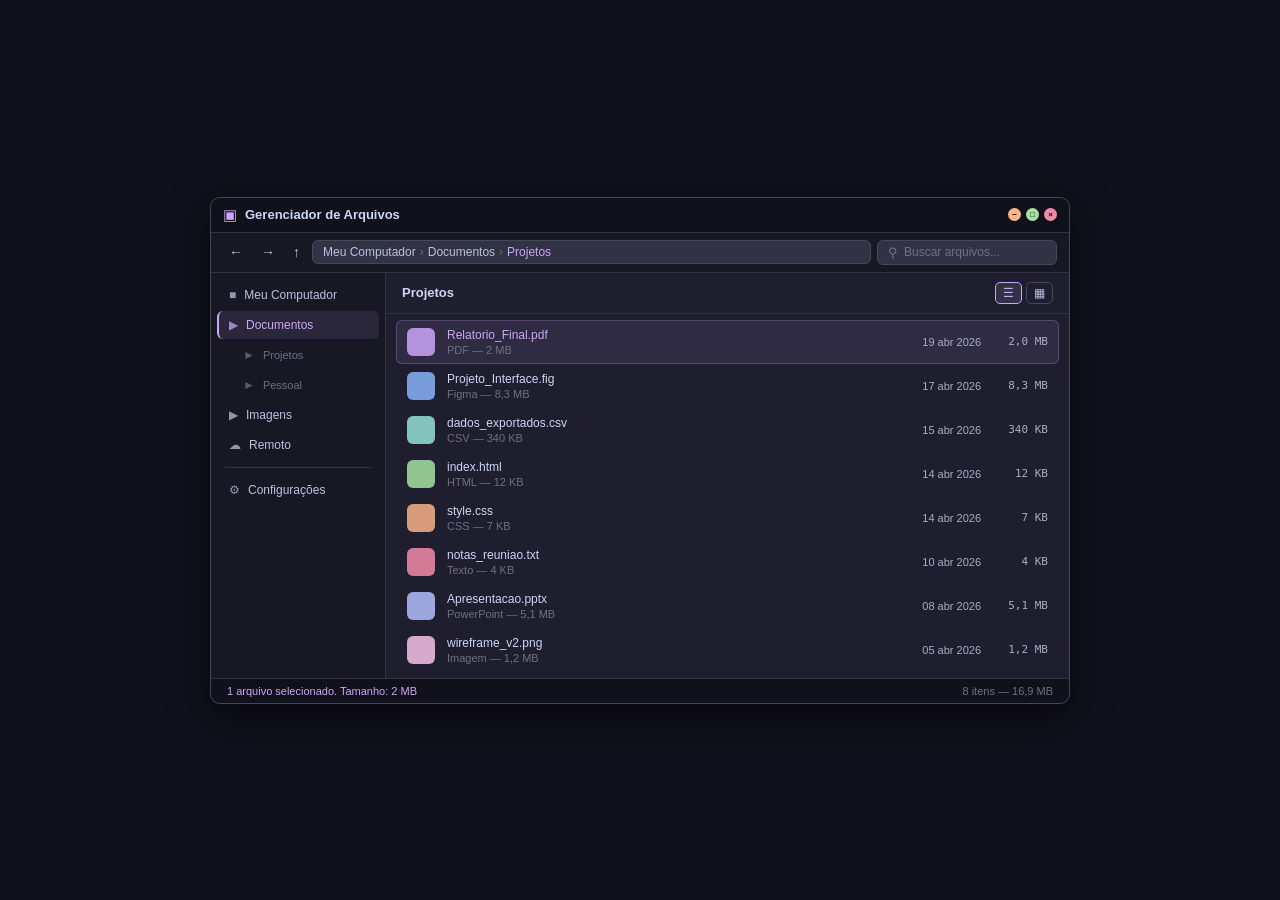
<file: gerenciador-arquivos/index.html>
<!DOCTYPE html>
<html lang="pt-BR">
<head>
  <meta charset="UTF-8">
  <title>Item 3</title>
  <link rel="stylesheet" href="style.css">
</head>
<body>

  <div id="tela">
    <div id="janela">

      <div id="barra-titulo">
        <div id="titulo-esq">
          <span id="icone-app">&#9635;</span>
          <span id="nome-app">Gerenciador de Arquivos</span>
        </div>
        <div id="controles">
          <span class="ctrl min">&minus;</span>
          <span class="ctrl max">&#9633;</span>
          <span class="ctrl fechar">&times;</span>
        </div>
      </div>

      <div id="toolbar">
        <button class="btn-tb">&#8592;</button>
        <button class="btn-tb">&#8594;</button>
        <button class="btn-tb">&#8593;</button>
        <div id="caminho">
          <span class="seg">Meu Computador</span>
          <span class="sep">&#8250;</span>
          <span class="seg">Documentos</span>
          <span class="sep">&#8250;</span>
          <span class="seg ativo">Projetos</span>
        </div>
        <div id="busca-tb">
          <span>&#9906;</span>
          <input type="text" placeholder="Buscar arquivos..." />
        </div>
      </div>

      <div id="corpo">

        <div id="sidebar">
          <div class="item-sb">
            <span class="ic-sb">&#9632;</span>
            <span>Meu Computador</span>
          </div>
          <div class="item-sb ativo">
            <span class="ic-sb">&#9654;</span>
            <span>Documentos</span>
          </div>
          <div class="item-sb sub">
            <span class="ic-sb">&#9658;</span>
            <span>Projetos</span>
          </div>
          <div class="item-sb sub">
            <span class="ic-sb">&#9658;</span>
            <span>Pessoal</span>
          </div>
          <div class="item-sb">
            <span class="ic-sb">&#9654;</span>
            <span>Imagens</span>
          </div>
          <div class="item-sb">
            <span class="ic-sb">&#9729;</span>
            <span>Remoto</span>
          </div>
          <hr class="div-sb">
          <div class="item-sb">
            <span class="ic-sb">&#9881;</span>
            <span>Configura&ccedil;&otilde;es</span>
          </div>
        </div>

        <div id="area-arquivos">
          <div id="cabecalho-area">
            <span id="titulo-pasta">Projetos</span>
            <div id="botoes-view">
              <button class="btn-view ativo">&#9776;</button>
              <button class="btn-view">&#9638;</button>
            </div>
          </div>

          <div id="lista">

            <div class="arquivo selecionado">
              <div class="icone-arq" style="background: #cba6f7;"></div>
              <div class="info-arq">
                <span class="nome-arq">Relatorio_Final.pdf</span>
                <span class="tipo-arq">PDF &mdash; 2 MB</span>
              </div>
              <span class="data-arq">19 abr 2026</span>
              <span class="tam-arq">2,0 MB</span>
            </div>

            <div class="arquivo">
              <div class="icone-arq" style="background: #89b4fa;"></div>
              <div class="info-arq">
                <span class="nome-arq">Projeto_Interface.fig</span>
                <span class="tipo-arq">Figma &mdash; 8,3 MB</span>
              </div>
              <span class="data-arq">17 abr 2026</span>
              <span class="tam-arq">8,3 MB</span>
            </div>

            <div class="arquivo">
              <div class="icone-arq" style="background: #94e2d5;"></div>
              <div class="info-arq">
                <span class="nome-arq">dados_exportados.csv</span>
                <span class="tipo-arq">CSV &mdash; 340 KB</span>
              </div>
              <span class="data-arq">15 abr 2026</span>
              <span class="tam-arq">340 KB</span>
            </div>

            <div class="arquivo">
              <div class="icone-arq" style="background: #a6e3a1;"></div>
              <div class="info-arq">
                <span class="nome-arq">index.html</span>
                <span class="tipo-arq">HTML &mdash; 12 KB</span>
              </div>
              <span class="data-arq">14 abr 2026</span>
              <span class="tam-arq">12 KB</span>
            </div>

            <div class="arquivo">
              <div class="icone-arq" style="background: #fab387;"></div>
              <div class="info-arq">
                <span class="nome-arq">style.css</span>
                <span class="tipo-arq">CSS &mdash; 7 KB</span>
              </div>
              <span class="data-arq">14 abr 2026</span>
              <span class="tam-arq">7 KB</span>
            </div>

            <div class="arquivo">
              <div class="icone-arq" style="background: #f38ba8;"></div>
              <div class="info-arq">
                <span class="nome-arq">notas_reuniao.txt</span>
                <span class="tipo-arq">Texto &mdash; 4 KB</span>
              </div>
              <span class="data-arq">10 abr 2026</span>
              <span class="tam-arq">4 KB</span>
            </div>

            <div class="arquivo">
              <div class="icone-arq" style="background: #b4befe;"></div>
              <div class="info-arq">
                <span class="nome-arq">Apresentacao.pptx</span>
                <span class="tipo-arq">PowerPoint &mdash; 5,1 MB</span>
              </div>
              <span class="data-arq">08 abr 2026</span>
              <span class="tam-arq">5,1 MB</span>
            </div>

            <div class="arquivo">
              <div class="icone-arq" style="background: #f5c2e7;"></div>
              <div class="info-arq">
                <span class="nome-arq">wireframe_v2.png</span>
                <span class="tipo-arq">Imagem &mdash; 1,2 MB</span>
              </div>
              <span class="data-arq">05 abr 2026</span>
              <span class="tam-arq">1,2 MB</span>
            </div>

          </div>
        </div>

      </div>

      <div id="statusbar">
        <span id="status-sel">1 arquivo selecionado. Tamanho: 2 MB</span>
        <span id="status-total">8 itens &mdash; 16,9 MB</span>
      </div>

    </div>
  </div>

</body>
</html>
</file>
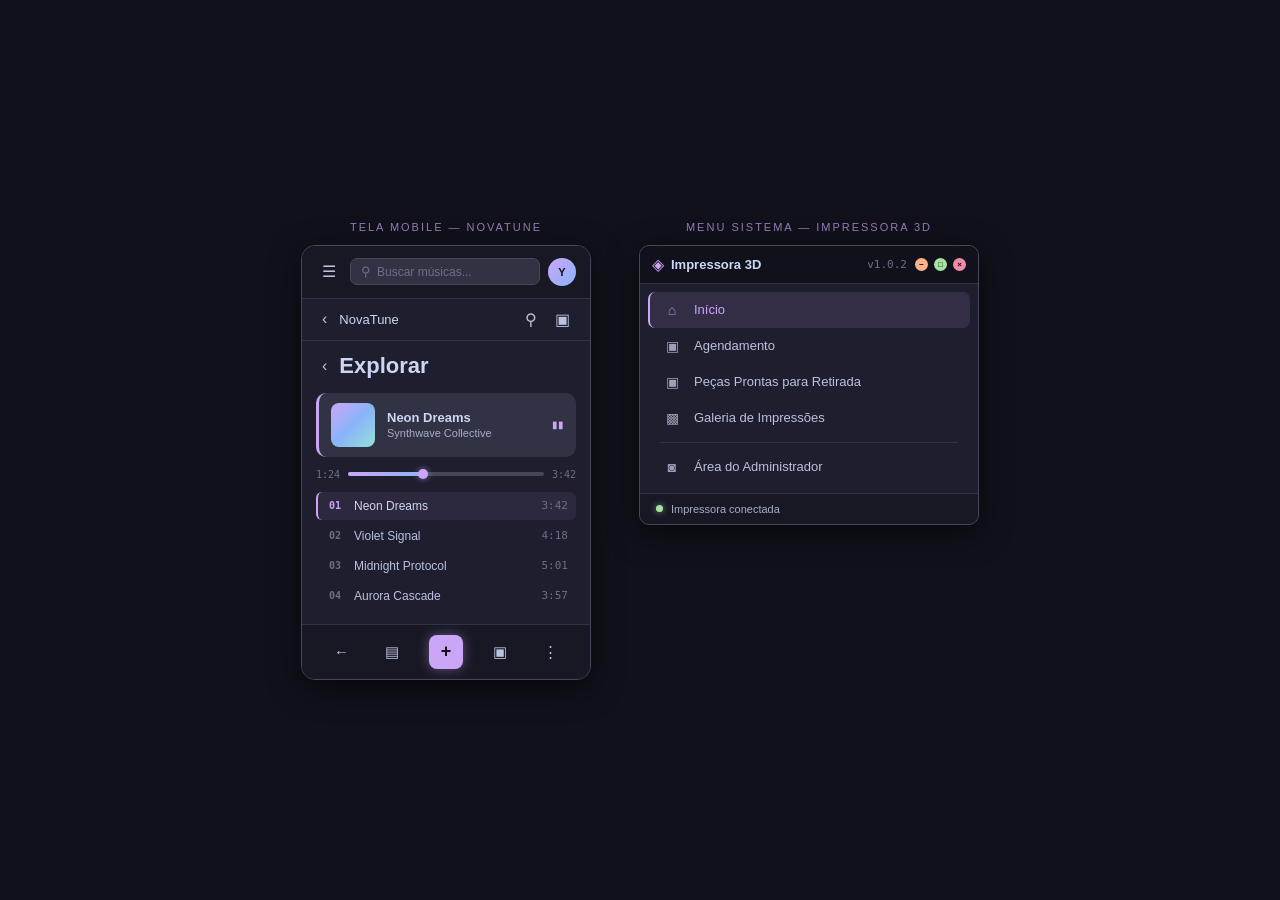
<file: item1/index.html>
<!DOCTYPE html>
<html lang="pt-BR">
<head>
  <meta charset="UTF-8">
  <title>Item 1</title>
  <link rel="stylesheet" href="style.css">
</head>
<body>

  <div class="pagina">

    <div class="bloco">
      <p class="rotulo">Tela Mobile &mdash; NovaTune</p>
      <div class="celular">

        <div class="topo">
          <button class="btn-icone">&#9776;</button>
          <div class="busca">
            <span>&#9906;</span>
            <span class="placeholder">Buscar m&uacute;sicas...</span>
          </div>
          <button class="avatar">Y</button>
        </div>

        <div class="nav-linha">
          <button class="btn-icone">&#8249;</button>
          <span class="nav-nome">NovaTune</span>
          <button class="btn-icone">&#9906;</button>
          <button class="btn-icone">&#9635;</button>
        </div>

        <div class="nav-linha sem-borda">
          <button class="btn-icone">&#8249;</button>
          <span class="titulo-grande">Explorar</span>
        </div>

        <div class="conteudo">
          <div class="card-musica">
            <div class="capa"></div>
            <div class="info-musica">
              <p class="nome-faixa">Neon Dreams</p>
              <p class="artista">Synthwave Collective</p>
            </div>
            <span class="pausado">&#9646;&#9646;</span>
          </div>

          <div class="progresso-linha">
            <span class="tempo">1:24</span>
            <div class="barra">
              <div class="preenchido"></div>
              <div class="bolinha"></div>
            </div>
            <span class="tempo">3:42</span>
          </div>

          <div class="lista-faixas">
            <div class="faixa ativa">
              <span class="num">01</span>
              <div class="dados-faixa">
                <span class="nome-f">Neon Dreams</span>
                <span class="dur">3:42</span>
              </div>
            </div>
            <div class="faixa">
              <span class="num">02</span>
              <div class="dados-faixa">
                <span class="nome-f">Violet Signal</span>
                <span class="dur">4:18</span>
              </div>
            </div>
            <div class="faixa">
              <span class="num">03</span>
              <div class="dados-faixa">
                <span class="nome-f">Midnight Protocol</span>
                <span class="dur">5:01</span>
              </div>
            </div>
            <div class="faixa">
              <span class="num">04</span>
              <div class="dados-faixa">
                <span class="nome-f">Aurora Cascade</span>
                <span class="dur">3:57</span>
              </div>
            </div>
          </div>
        </div>

        <div class="barra-baixo">
          <button class="btn-baixo">&#8592;</button>
          <button class="btn-baixo">&#9636;</button>
          <button class="btn-baixo btn-mais">+</button>
          <button class="btn-baixo">&#9635;</button>
          <button class="btn-baixo">&#8942;</button>
        </div>

      </div>
    </div>

    <div class="bloco">
      <p class="rotulo">Menu Sistema &mdash; Impressora 3D</p>
      <div class="app-janela">

        <div class="barra-titulo">
          <div class="titulo-esq">
            <span class="icone-app">&#9672;</span>
            <span class="nome-app">Impressora 3D</span>
          </div>
          <span class="versao">v1.0.2</span>
          <div class="controles">
            <span class="ctrl min">&minus;</span>
            <span class="ctrl max">&#9633;</span>
            <span class="ctrl fechar">&times;</span>
          </div>
        </div>

        <div class="menu-app">
          <div class="item-menu ativo">
            <span class="icone-menu">&#8962;</span>
            <span>In&iacute;cio</span>
          </div>
          <div class="item-menu">
            <span class="icone-menu">&#9635;</span>
            <span>Agendamento</span>
          </div>
          <div class="item-menu">
            <span class="icone-menu">&#9635;</span>
            <span>Pe&ccedil;as Prontas para Retirada</span>
          </div>
          <div class="item-menu">
            <span class="icone-menu">&#9641;</span>
            <span>Galeria de Impress&otilde;es</span>
          </div>
          <hr class="divisor">
          <div class="item-menu">
            <span class="icone-menu">&#9689;</span>
            <span>&Aacute;rea do Administrador</span>
          </div>
        </div>

        <div class="status-app">
          <div class="ponto-verde"></div>
          <span class="txt-status">Impressora conectada</span>
        </div>

      </div>
    </div>

  </div>

</body>
</html>
</file>
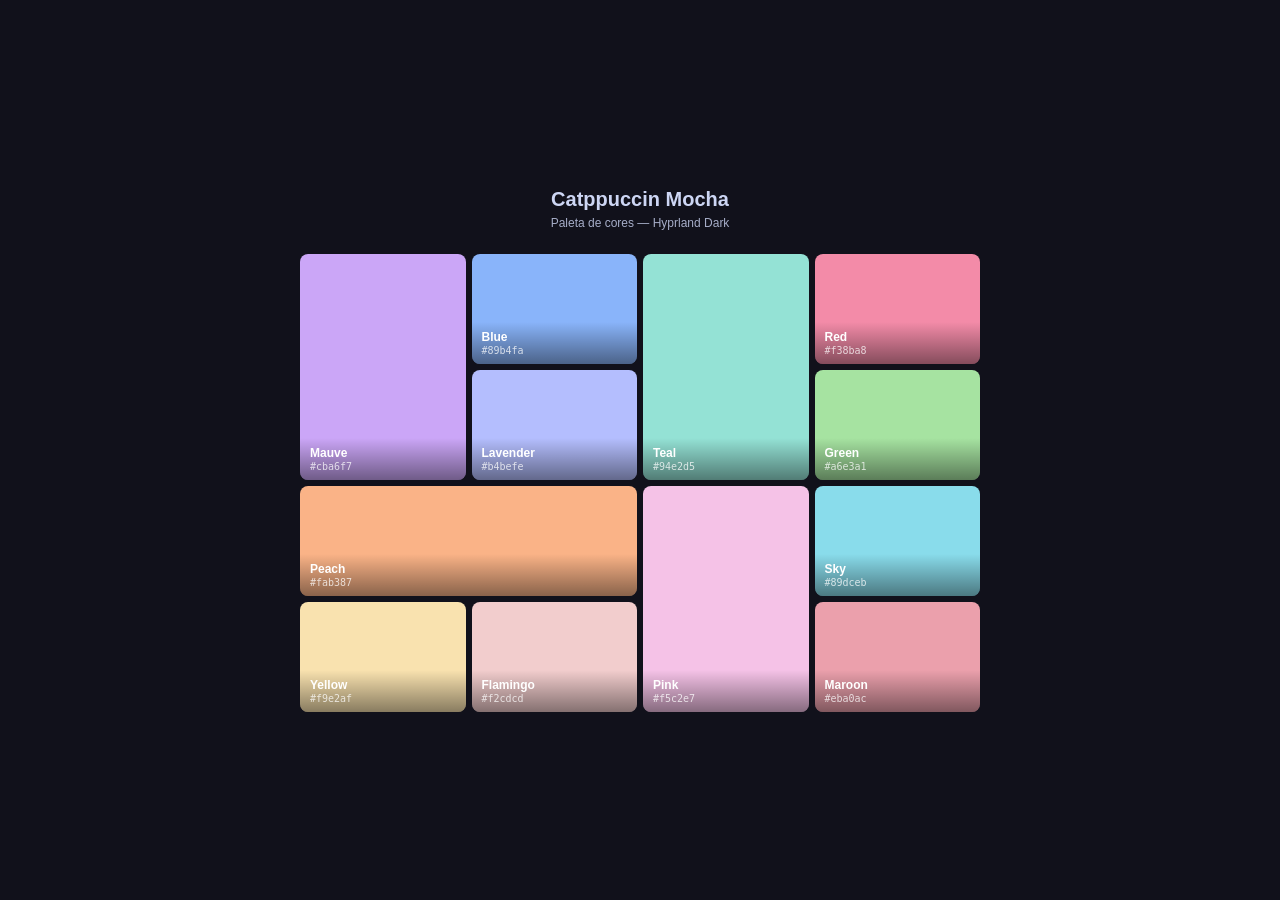
<file: item2/index.html>
<!DOCTYPE html>
<html lang="pt-BR">
<head>
  <meta charset="UTF-8">
  <title>Item 2</title>
  <link rel="stylesheet" href="style.css">
</head>
<body>

  <div id="pagina">

    <div id="cabecalho">
      <h1>Catppuccin Mocha</h1>
      <p>Paleta de cores &mdash; Hyprland Dark</p>
    </div>

    <div id="grade">
      <div class="cor" id="mauve" style="background: #cba6f7;">
        <div class="etiqueta"><b>Mauve</b><small>#cba6f7</small></div>
      </div>
      <div class="cor" id="blue" style="background: #89b4fa;">
        <div class="etiqueta"><b>Blue</b><small>#89b4fa</small></div>
      </div>
      <div class="cor" id="teal" style="background: #94e2d5;">
        <div class="etiqueta"><b>Teal</b><small>#94e2d5</small></div>
      </div>
      <div class="cor" id="red" style="background: #f38ba8;">
        <div class="etiqueta"><b>Red</b><small>#f38ba8</small></div>
      </div>
      <div class="cor" id="lavnd" style="background: #b4befe;">
        <div class="etiqueta"><b>Lavender</b><small>#b4befe</small></div>
      </div>
      <div class="cor" id="green" style="background: #a6e3a1;">
        <div class="etiqueta"><b>Green</b><small>#a6e3a1</small></div>
      </div>
      <div class="cor" id="peach" style="background: #fab387;">
        <div class="etiqueta"><b>Peach</b><small>#fab387</small></div>
      </div>
      <div class="cor" id="pink" style="background: #f5c2e7;">
        <div class="etiqueta"><b>Pink</b><small>#f5c2e7</small></div>
      </div>
      <div class="cor" id="sky" style="background: #89dceb;">
        <div class="etiqueta"><b>Sky</b><small>#89dceb</small></div>
      </div>
      <div class="cor" id="yello" style="background: #f9e2af;">
        <div class="etiqueta"><b>Yellow</b><small>#f9e2af</small></div>
      </div>
      <div class="cor" id="flamn" style="background: #f2cdcd;">
        <div class="etiqueta"><b>Flamingo</b><small>#f2cdcd</small></div>
      </div>
      <div class="cor" id="marrn" style="background: #eba0ac;">
        <div class="etiqueta"><b>Maroon</b><small>#eba0ac</small></div>
      </div>
    </div>

  </div>

</body>
</html>
</file>
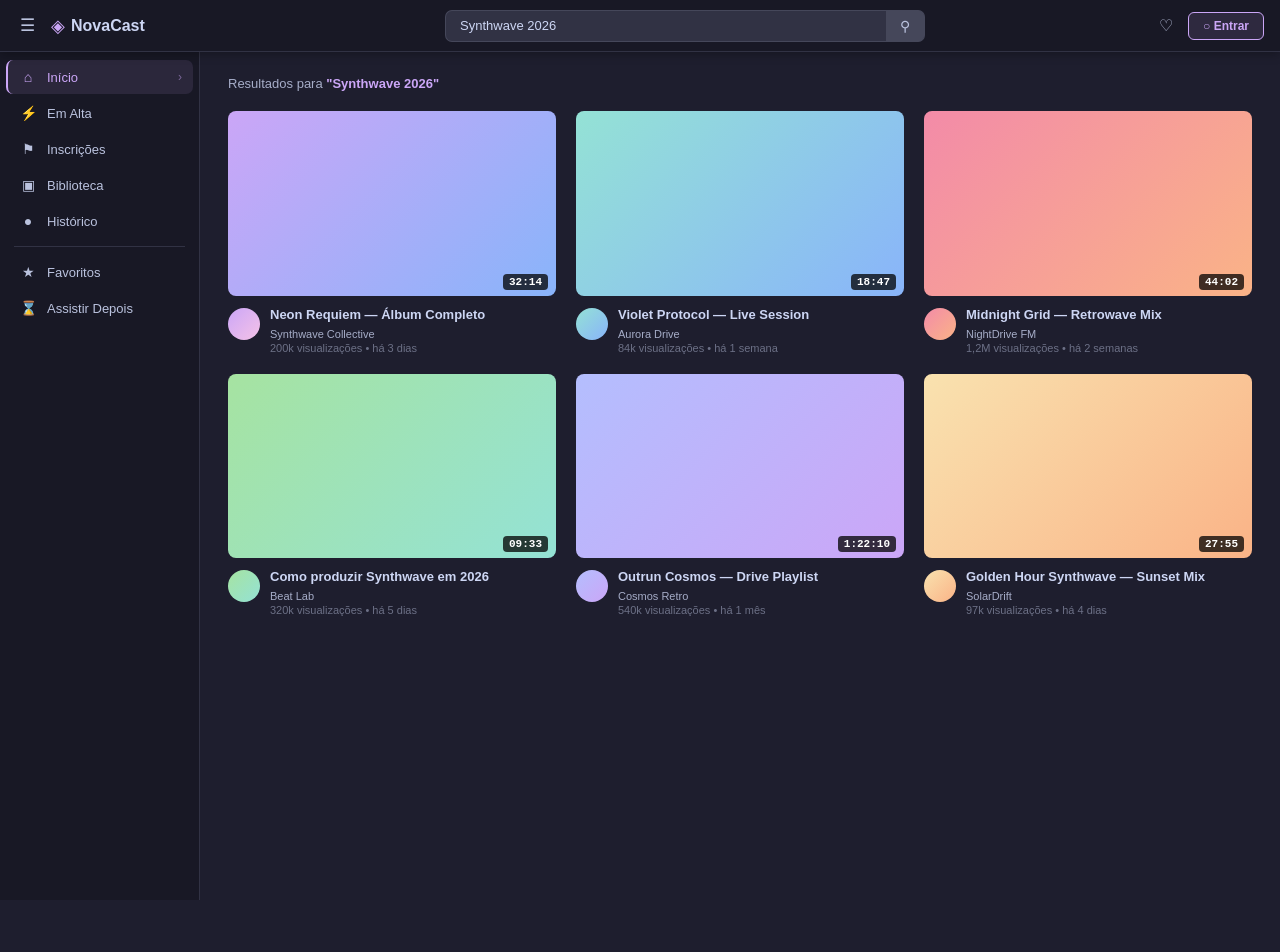
<file: item4/index.html>
<!DOCTYPE html>
<html lang="pt-BR">
<head>
  <meta charset="UTF-8">
  <title>Item 4</title>
  <link rel="stylesheet" href="style.css">
</head>
<body>

  <div id="header">
    <div id="header-esq">
      <button id="btn-menu">&#9776;</button>
      <div id="logo">
        <span id="logo-icone">&#9672;</span>
        <span id="logo-texto">NovaCast</span>
      </div>
    </div>

    <div id="header-centro">
      <div id="caixa-busca">
        <input type="text" id="campo-busca" value="Synthwave 2026" placeholder="Buscar v&iacute;deos..." />
        <button id="btn-busca">&#9906;</button>
      </div>
    </div>

    <div id="header-dir">
      <button id="btn-sino">&#9825;</button>
      <button id="btn-entrar">&#9675; Entrar</button>
    </div>
  </div>

  <div id="layout">

    <div id="sidebar">
      <a href="#" class="nav-item ativo">
        <span class="nav-ic">&#8962;</span>
        <span>In&iacute;cio</span>
        <span class="seta">&#8250;</span>
      </a>
      <a href="#" class="nav-item">
        <span class="nav-ic">&#9889;</span>
        <span>Em Alta</span>
      </a>
      <a href="#" class="nav-item">
        <span class="nav-ic">&#9873;</span>
        <span>Inscri&ccedil;&otilde;es</span>
      </a>
      <a href="#" class="nav-item">
        <span class="nav-ic">&#9635;</span>
        <span>Biblioteca</span>
      </a>
      <a href="#" class="nav-item">
        <span class="nav-ic">&#9679;</span>
        <span>Hist&oacute;rico</span>
      </a>
      <hr class="div-nav">
      <a href="#" class="nav-item">
        <span class="nav-ic">&#9733;</span>
        <span>Favoritos</span>
      </a>
      <a href="#" class="nav-item">
        <span class="nav-ic">&#8987;</span>
        <span>Assistir Depois</span>
      </a>
    </div>

    <div id="conteudo">

      <p id="label-busca">Resultados para <strong>"Synthwave 2026"</strong></p>

      <div id="grade-videos">

        <div class="card-video">
          <div class="thumb" style="background: linear-gradient(135deg, #cba6f7, #89b4fa);">
            <span class="duracao">32:14</span>
          </div>
          <div class="info-card">
            <div class="avatar-canal" style="background: linear-gradient(135deg, #cba6f7, #f5c2e7);"></div>
            <div class="meta-video">
              <p class="titulo-video">Neon Requiem &mdash; &Aacute;lbum Completo</p>
              <p class="nome-canal">Synthwave Collective</p>
              <p class="stats-video">200k visualiza&ccedil;&otilde;es &bull; h&aacute; 3 dias</p>
            </div>
          </div>
        </div>

        <div class="card-video">
          <div class="thumb" style="background: linear-gradient(135deg, #94e2d5, #89b4fa);">
            <span class="duracao">18:47</span>
          </div>
          <div class="info-card">
            <div class="avatar-canal" style="background: linear-gradient(135deg, #94e2d5, #89b4fa);"></div>
            <div class="meta-video">
              <p class="titulo-video">Violet Protocol &mdash; Live Session</p>
              <p class="nome-canal">Aurora Drive</p>
              <p class="stats-video">84k visualiza&ccedil;&otilde;es &bull; h&aacute; 1 semana</p>
            </div>
          </div>
        </div>

        <div class="card-video">
          <div class="thumb" style="background: linear-gradient(135deg, #f38ba8, #fab387);">
            <span class="duracao">44:02</span>
          </div>
          <div class="info-card">
            <div class="avatar-canal" style="background: linear-gradient(135deg, #f38ba8, #fab387);"></div>
            <div class="meta-video">
              <p class="titulo-video">Midnight Grid &mdash; Retrowave Mix</p>
              <p class="nome-canal">NightDrive FM</p>
              <p class="stats-video">1,2M visualiza&ccedil;&otilde;es &bull; h&aacute; 2 semanas</p>
            </div>
          </div>
        </div>

        <div class="card-video">
          <div class="thumb" style="background: linear-gradient(135deg, #a6e3a1, #94e2d5);">
            <span class="duracao">09:33</span>
          </div>
          <div class="info-card">
            <div class="avatar-canal" style="background: linear-gradient(135deg, #a6e3a1, #94e2d5);"></div>
            <div class="meta-video">
              <p class="titulo-video">Como produzir Synthwave em 2026</p>
              <p class="nome-canal">Beat Lab</p>
              <p class="stats-video">320k visualiza&ccedil;&otilde;es &bull; h&aacute; 5 dias</p>
            </div>
          </div>
        </div>

        <div class="card-video">
          <div class="thumb" style="background: linear-gradient(135deg, #b4befe, #cba6f7);">
            <span class="duracao">1:22:10</span>
          </div>
          <div class="info-card">
            <div class="avatar-canal" style="background: linear-gradient(135deg, #b4befe, #cba6f7);"></div>
            <div class="meta-video">
              <p class="titulo-video">Outrun Cosmos &mdash; Drive Playlist</p>
              <p class="nome-canal">Cosmos Retro</p>
              <p class="stats-video">540k visualiza&ccedil;&otilde;es &bull; h&aacute; 1 m&ecirc;s</p>
            </div>
          </div>
        </div>

        <div class="card-video">
          <div class="thumb" style="background: linear-gradient(135deg, #f9e2af, #fab387);">
            <span class="duracao">27:55</span>
          </div>
          <div class="info-card">
            <div class="avatar-canal" style="background: linear-gradient(135deg, #f9e2af, #fab387);"></div>
            <div class="meta-video">
              <p class="titulo-video">Golden Hour Synthwave &mdash; Sunset Mix</p>
              <p class="nome-canal">SolarDrift</p>
              <p class="stats-video">97k visualiza&ccedil;&otilde;es &bull; h&aacute; 4 dias</p>
            </div>
          </div>
        </div>

      </div>
    </div>

  </div>

</body>
</html>
</file>
<file: gerenciador-arquivos/style.css>
* {
  box-sizing: border-box;
  margin: 0;
  padding: 0;
}

body {
  background: #11111b;
  font-family: 'Segoe UI', sans-serif;
  min-height: 100vh;
  display: flex;
  align-items: center;
  justify-content: center;
  padding: 32px;
}

#tela {
  width: 100%;
  max-width: 860px;
}

#janela {
  background: #1e1e2e;
  border: 1px solid #45475a;
  border-radius: 10px;
  overflow: hidden;
  box-shadow: 0 12px 40px rgba(0,0,0,0.65);
  display: flex;
  flex-direction: column;
}

#barra-titulo {
  display: flex;
  align-items: center;
  justify-content: space-between;
  padding: 8px 12px;
  background: #11111b;
  border-bottom: 1px solid #313244;
}

#titulo-esq {
  display: flex;
  align-items: center;
  gap: 8px;
}

#icone-app {
  color: #cba6f7;
  font-size: 15px;
}

#nome-app {
  color: #cdd6f4;
  font-size: 13px;
  font-weight: 600;
}

#controles {
  display: flex;
  gap: 5px;
  align-items: center;
}

.ctrl {
  width: 13px;
  height: 13px;
  border-radius: 50%;
  display: flex;
  align-items: center;
  justify-content: center;
  font-size: 8px;
  cursor: pointer;
  font-weight: 700;
}

.ctrl.min   { background: #fab387; color: #11111b; }
.ctrl.max   { background: #a6e3a1; color: #11111b; }
.ctrl.fechar{ background: #f38ba8; color: #11111b; }

#toolbar {
  display: flex;
  align-items: center;
  gap: 6px;
  padding: 7px 12px;
  background: #181825;
  border-bottom: 1px solid #313244;
}

.btn-tb {
  background: none;
  border: none;
  color: #bac2de;
  cursor: pointer;
  font-size: 14px;
  padding: 3px 6px;
  border-radius: 5px;
}

.btn-tb:hover {
  background: #313244;
}

#caminho {
  flex: 1;
  display: flex;
  align-items: center;
  gap: 4px;
  background: #313244;
  border: 1px solid #45475a;
  border-radius: 6px;
  padding: 4px 10px;
}

.seg {
  color: #bac2de;
  font-size: 12px;
}

.seg.ativo {
  color: #cba6f7;
  font-weight: 500;
}

.sep {
  color: #6c7086;
  font-size: 12px;
}

#busca-tb {
  display: flex;
  align-items: center;
  gap: 6px;
  background: #313244;
  border: 1px solid #45475a;
  border-radius: 6px;
  padding: 4px 10px;
  width: 180px;
  color: #6c7086;
  font-size: 13px;
}

#busca-tb input {
  background: none;
  border: none;
  outline: none;
  color: #cdd6f4;
  font-size: 12px;
  width: 100%;
}

#busca-tb input::placeholder {
  color: #6c7086;
}

#corpo {
  display: flex;
  flex: 1;
  min-height: 380px;
}

#sidebar {
  width: 175px;
  background: #181825;
  border-right: 1px solid #313244;
  padding: 8px 6px;
  display: flex;
  flex-direction: column;
  gap: 2px;
}

.item-sb {
  display: flex;
  align-items: center;
  gap: 8px;
  padding: 7px 10px;
  border-radius: 6px;
  cursor: pointer;
  color: #bac2de;
  font-size: 12px;
  border-left: 2px solid transparent;
}

.item-sb:hover {
  background: #313244;
  color: #cdd6f4;
}

.item-sb.ativo {
  background: rgba(203,166,247,0.1);
  color: #cba6f7;
  border-left-color: #cba6f7;
}

.item-sb.sub {
  padding-left: 24px;
  font-size: 11px;
  color: #6c7086;
}

.ic-sb {
  font-size: 12px;
  opacity: 0.75;
}

.div-sb {
  border: none;
  border-top: 1px solid #313244;
  margin: 6px 8px;
}

#area-arquivos {
  flex: 1;
  display: flex;
  flex-direction: column;
}

#cabecalho-area {
  display: flex;
  align-items: center;
  justify-content: space-between;
  padding: 9px 16px;
  border-bottom: 1px solid #313244;
}

#titulo-pasta {
  color: #cdd6f4;
  font-size: 13px;
  font-weight: 600;
}

#botoes-view {
  display: flex;
  gap: 4px;
}

.btn-view {
  background: none;
  border: 1px solid #45475a;
  color: #bac2de;
  cursor: pointer;
  font-size: 12px;
  padding: 3px 7px;
  border-radius: 5px;
}

.btn-view.ativo {
  background: #313244;
  color: #cba6f7;
  border-color: #cba6f7;
}

#lista {
  flex: 1;
  overflow-y: auto;
  padding: 6px 10px;
}

#lista::-webkit-scrollbar { width: 5px; }
#lista::-webkit-scrollbar-thumb { background: #45475a; border-radius: 3px; }

.arquivo {
  display: flex;
  align-items: center;
  gap: 12px;
  padding: 7px 10px;
  border-radius: 6px;
  cursor: pointer;
  border: 1px solid transparent;
}

.arquivo:hover {
  background: #313244;
}

.arquivo.selecionado {
  background: rgba(203,166,247,0.1);
  border-color: rgba(203,166,247,0.25);
}

.icone-arq {
  width: 28px;
  height: 28px;
  border-radius: 6px;
  flex-shrink: 0;
  opacity: 0.85;
}

.info-arq {
  flex: 1;
  display: flex;
  flex-direction: column;
  gap: 2px;
}

.nome-arq {
  color: #cdd6f4;
  font-size: 12px;
  font-weight: 500;
}

.arquivo.selecionado .nome-arq {
  color: #cba6f7;
}

.tipo-arq {
  color: #6c7086;
  font-size: 11px;
}

.data-arq {
  color: #a6adc8;
  font-size: 11px;
  width: 90px;
  text-align: right;
}

.tam-arq {
  color: #a6adc8;
  font-size: 11px;
  font-family: monospace;
  width: 55px;
  text-align: right;
}

#statusbar {
  display: flex;
  align-items: center;
  justify-content: space-between;
  padding: 6px 16px;
  background: #11111b;
  border-top: 1px solid #313244;
}

#status-sel {
  color: #cba6f7;
  font-size: 11px;
}

#status-total {
  color: #6c7086;
  font-size: 11px;
}
</file>
<file: item1/style.css>
* {
  box-sizing: border-box;
  margin: 0;
  padding: 0;
}

body {
  background: #11111b;
  font-family: 'Segoe UI', sans-serif;
  min-height: 100vh;
  display: flex;
  align-items: center;
  justify-content: center;
  padding: 40px;
}

.pagina {
  display: flex;
  gap: 48px;
  align-items: flex-start;
}

.bloco {
  display: flex;
  flex-direction: column;
  align-items: center;
  gap: 12px;
}

.rotulo {
  color: #cba6f7;
  font-size: 11px;
  letter-spacing: 2px;
  text-transform: uppercase;
  opacity: 0.7;
}

.celular {
  width: 290px;
  background: #1e1e2e;
  border: 1px solid #45475a;
  border-radius: 14px;
  overflow: hidden;
  box-shadow: 0 8px 30px rgba(0,0,0,0.6);
}

.topo {
  display: flex;
  align-items: center;
  gap: 8px;
  padding: 12px 14px;
  background: #181825;
  border-bottom: 1px solid #313244;
}

.btn-icone {
  background: none;
  border: none;
  color: #bac2de;
  cursor: pointer;
  font-size: 16px;
  padding: 3px 6px;
  border-radius: 5px;
}

.btn-icone:hover {
  background: #313244;
}

.busca {
  flex: 1;
  display: flex;
  align-items: center;
  gap: 6px;
  background: #313244;
  border: 1px solid #45475a;
  border-radius: 7px;
  padding: 5px 10px;
  color: #6c7086;
  font-size: 13px;
}

.placeholder {
  color: #6c7086;
  font-size: 12px;
}

.avatar {
  width: 28px;
  height: 28px;
  border-radius: 50%;
  background: linear-gradient(135deg, #cba6f7, #89b4fa);
  color: #11111b;
  border: none;
  cursor: pointer;
  font-size: 11px;
  font-weight: 700;
}

.nav-linha {
  display: flex;
  align-items: center;
  gap: 6px;
  padding: 8px 14px;
  border-bottom: 1px solid #313244;
}

.nav-linha.sem-borda {
  border-bottom: none;
  padding-top: 12px;
  padding-bottom: 14px;
}

.nav-nome {
  flex: 1;
  color: #cdd6f4;
  font-size: 13px;
  font-weight: 500;
}

.titulo-grande {
  flex: 1;
  color: #cdd6f4;
  font-size: 22px;
  font-weight: 700;
}

.conteudo {
  padding: 0 14px 14px;
}

.card-musica {
  display: flex;
  align-items: center;
  gap: 12px;
  padding: 10px 12px;
  background: #313244;
  border-radius: 10px;
  margin-bottom: 12px;
  border-left: 3px solid #cba6f7;
}

.capa {
  width: 44px;
  height: 44px;
  border-radius: 8px;
  background: linear-gradient(135deg, #cba6f7, #89b4fa, #94e2d5);
  flex-shrink: 0;
}

.info-musica {
  flex: 1;
}

.nome-faixa {
  color: #cdd6f4;
  font-size: 13px;
  font-weight: 600;
}

.artista {
  color: #a6adc8;
  font-size: 11px;
  margin-top: 2px;
}

.pausado {
  color: #cba6f7;
  font-size: 10px;
}

.progresso-linha {
  display: flex;
  align-items: center;
  gap: 8px;
  margin-bottom: 12px;
}

.tempo {
  color: #6c7086;
  font-size: 10px;
  font-family: monospace;
}

.barra {
  flex: 1;
  height: 4px;
  background: #45475a;
  border-radius: 2px;
  position: relative;
}

.preenchido {
  width: 38%;
  height: 100%;
  background: linear-gradient(to right, #cba6f7, #89b4fa);
  border-radius: 2px;
}

.bolinha {
  width: 10px;
  height: 10px;
  border-radius: 50%;
  background: #cba6f7;
  position: absolute;
  top: 50%;
  left: 38%;
  transform: translate(-50%, -50%);
  box-shadow: 0 0 6px rgba(203,166,247,0.6);
}

.lista-faixas {
  display: flex;
  flex-direction: column;
  gap: 2px;
}

.faixa {
  display: flex;
  align-items: center;
  gap: 10px;
  padding: 7px 8px;
  border-radius: 6px;
  cursor: pointer;
  border-left: 2px solid transparent;
}

.faixa:hover {
  background: #313244;
}

.faixa.ativa {
  background: rgba(203,166,247,0.08);
  border-left-color: #cba6f7;
}

.num {
  color: #6c7086;
  font-size: 10px;
  font-weight: 700;
  font-family: monospace;
  width: 18px;
  text-align: center;
}

.faixa.ativa .num {
  color: #cba6f7;
}

.dados-faixa {
  display: flex;
  flex: 1;
  justify-content: space-between;
}

.nome-f {
  color: #bac2de;
  font-size: 12px;
}

.faixa.ativa .nome-f {
  color: #cdd6f4;
  font-weight: 500;
}

.dur {
  color: #6c7086;
  font-size: 11px;
  font-family: monospace;
}

.barra-baixo {
  display: flex;
  align-items: center;
  justify-content: space-around;
  padding: 10px 14px;
  background: #181825;
  border-top: 1px solid #313244;
}

.btn-baixo {
  background: none;
  border: none;
  color: #bac2de;
  cursor: pointer;
  font-size: 15px;
  padding: 5px 6px;
  border-radius: 6px;
}

.btn-baixo.btn-mais {
  background: #cba6f7;
  color: #11111b;
  font-size: 18px;
  font-weight: 700;
  border-radius: 8px;
  width: 34px;
  height: 34px;
  display: flex;
  align-items: center;
  justify-content: center;
  padding: 0;
  box-shadow: 0 0 12px rgba(203,166,247,0.4);
}

.app-janela {
  width: 340px;
  background: #1e1e2e;
  border: 1px solid #45475a;
  border-radius: 10px;
  overflow: hidden;
  box-shadow: 0 8px 30px rgba(0,0,0,0.6);
}

.barra-titulo {
  display: flex;
  align-items: center;
  padding: 9px 12px;
  background: #11111b;
  border-bottom: 1px solid #313244;
  gap: 8px;
}

.titulo-esq {
  display: flex;
  align-items: center;
  gap: 7px;
  flex: 1;
}

.icone-app {
  color: #cba6f7;
  font-size: 16px;
}

.nome-app {
  color: #cdd6f4;
  font-size: 13px;
  font-weight: 600;
}

.versao {
  color: #6c7086;
  font-size: 11px;
  font-family: monospace;
}

.controles {
  display: flex;
  gap: 6px;
  align-items: center;
}

.ctrl {
  width: 13px;
  height: 13px;
  border-radius: 50%;
  display: flex;
  align-items: center;
  justify-content: center;
  font-size: 8px;
  cursor: pointer;
  font-weight: 700;
}

.ctrl.min   { background: #fab387; color: #11111b; }
.ctrl.max   { background: #a6e3a1; color: #11111b; }
.ctrl.fechar{ background: #f38ba8; color: #11111b; }

.menu-app {
  padding: 8px;
}

.item-menu {
  display: flex;
  align-items: center;
  gap: 12px;
  padding: 10px 12px;
  border-radius: 7px;
  cursor: pointer;
  color: #bac2de;
  font-size: 13px;
  border-left: 2px solid transparent;
}

.item-menu:hover {
  background: #313244;
  color: #cdd6f4;
}

.item-menu.ativo {
  background: rgba(203,166,247,0.12);
  color: #cba6f7;
  border-left-color: #cba6f7;
}

.icone-menu {
  font-size: 14px;
  width: 20px;
  text-align: center;
  opacity: 0.8;
}

.divisor {
  border: none;
  border-top: 1px solid #313244;
  margin: 6px 12px;
}

.status-app {
  display: flex;
  align-items: center;
  gap: 8px;
  padding: 9px 16px;
  background: #181825;
  border-top: 1px solid #313244;
}

.ponto-verde {
  width: 7px;
  height: 7px;
  border-radius: 50%;
  background: #a6e3a1;
  box-shadow: 0 0 6px rgba(166,227,161,0.6);
}

.txt-status {
  color: #a6adc8;
  font-size: 11px;
}
</file>
<file: item2/style.css>
* {
  box-sizing: border-box;
  margin: 0;
  padding: 0;
}

body {
  background: #11111b;
  font-family: 'Segoe UI', sans-serif;
  min-height: 100vh;
  display: flex;
  align-items: center;
  justify-content: center;
  padding: 40px;
}

#pagina {
  width: 680px;
  display: flex;
  flex-direction: column;
  gap: 24px;
}

#cabecalho {
  text-align: center;
}

#cabecalho h1 {
  color: #cdd6f4;
  font-size: 20px;
  font-weight: 700;
}

#cabecalho p {
  color: #a6adc8;
  font-size: 12px;
  margin-top: 5px;
}

#grade {
  display: grid;
  grid-template-columns: repeat(4, 1fr);
  grid-template-rows: repeat(4, 110px);
  gap: 6px;
  grid-template-areas:
    "mauve blue  teal  red  "
    "mauve lavnd teal  green"
    "peach peach pink  sky  "
    "yello flamn pink  marrn";
}

#mauve  { grid-area: mauve; }
#blue   { grid-area: blue;  }
#teal   { grid-area: teal;  }
#red    { grid-area: red;   }
#lavnd  { grid-area: lavnd; }
#green  { grid-area: green; }
#peach  { grid-area: peach; }
#pink   { grid-area: pink;  }
#sky    { grid-area: sky;   }
#yello  { grid-area: yello; }
#flamn  { grid-area: flamn; }
#marrn  { grid-area: marrn; }

.cor {
  border-radius: 8px;
  position: relative;
  overflow: hidden;
  cursor: default;
  transition: transform 0.2s;
}

.cor:hover {
  transform: scale(1.03);
}

.etiqueta {
  position: absolute;
  bottom: 0;
  left: 0;
  right: 0;
  padding: 8px 10px;
  background: linear-gradient(to top, rgba(0,0,0,0.45), transparent);
  display: flex;
  flex-direction: column;
  gap: 1px;
}

.etiqueta b {
  color: #fff;
  font-size: 12px;
  font-weight: 700;
}

.etiqueta small {
  color: rgba(255,255,255,0.75);
  font-size: 10px;
  font-family: monospace;
}
</file>
<file: item4/style.css>
* {
  box-sizing: border-box;
  margin: 0;
  padding: 0;
}

body {
  background: #1e1e2e;
  font-family: 'Segoe UI', sans-serif;
  color: #cdd6f4;
  min-height: 100vh;
}

#header {
  position: fixed;
  top: 0;
  left: 0;
  right: 0;
  height: 52px;
  background: #181825;
  border-bottom: 1px solid #313244;
  display: flex;
  align-items: center;
  padding: 0 16px;
  gap: 16px;
  z-index: 100;
  box-shadow: 0 2px 10px rgba(0,0,0,0.3);
}

#header-esq {
  display: flex;
  align-items: center;
  gap: 12px;
  width: 200px;
}

#btn-menu {
  background: none;
  border: none;
  color: #bac2de;
  cursor: pointer;
  font-size: 17px;
  padding: 4px;
  border-radius: 5px;
}

#btn-menu:hover {
  background: #313244;
}

#logo {
  display: flex;
  align-items: center;
  gap: 6px;
}

#logo-icone {
  color: #cba6f7;
  font-size: 18px;
}

#logo-texto {
  color: #cdd6f4;
  font-size: 16px;
  font-weight: 700;
}

#header-centro {
  flex: 1;
  display: flex;
  justify-content: center;
}

#caixa-busca {
  display: flex;
  width: 480px;
}

#campo-busca {
  flex: 1;
  background: #313244;
  border: 1px solid #45475a;
  border-right: none;
  border-radius: 7px 0 0 7px;
  padding: 7px 14px;
  color: #cdd6f4;
  font-size: 13px;
  outline: none;
}

#campo-busca:focus {
  border-color: #cba6f7;
}

#campo-busca::placeholder {
  color: #6c7086;
}

#btn-busca {
  background: #45475a;
  border: 1px solid #45475a;
  border-left: none;
  border-radius: 0 7px 7px 0;
  color: #bac2de;
  cursor: pointer;
  padding: 7px 14px;
  font-size: 14px;
}

#btn-busca:hover {
  background: #cba6f7;
  color: #11111b;
}

#header-dir {
  display: flex;
  align-items: center;
  gap: 10px;
}

#btn-sino {
  background: none;
  border: none;
  color: #bac2de;
  cursor: pointer;
  font-size: 16px;
  padding: 5px;
  border-radius: 50%;
}

#btn-entrar {
  background: rgba(203,166,247,0.12);
  border: 1px solid #cba6f7;
  color: #cba6f7;
  cursor: pointer;
  font-size: 12px;
  font-weight: 600;
  padding: 6px 14px;
  border-radius: 6px;
}

#btn-entrar:hover {
  background: #cba6f7;
  color: #11111b;
}

#layout {
  display: flex;
  margin-top: 52px;
  min-height: calc(100vh - 52px);
}

#sidebar {
  width: 200px;
  background: #181825;
  border-right: 1px solid #313244;
  padding: 8px 6px;
  display: flex;
  flex-direction: column;
  gap: 2px;
  position: sticky;
  top: 52px;
  height: calc(100vh - 52px);
}

.nav-item {
  display: flex;
  align-items: center;
  gap: 10px;
  padding: 9px 11px;
  border-radius: 7px;
  cursor: pointer;
  color: #bac2de;
  font-size: 13px;
  text-decoration: none;
  border-left: 2px solid transparent;
}

.nav-item:hover {
  background: #313244;
  color: #cdd6f4;
}

.nav-item.ativo {
  background: rgba(203,166,247,0.1);
  color: #cba6f7;
  border-left-color: #cba6f7;
  font-weight: 500;
}

.nav-ic {
  font-size: 14px;
  width: 18px;
  text-align: center;
}

.seta {
  margin-left: auto;
  font-size: 12px;
  opacity: 0.5;
}

.div-nav {
  border: none;
  border-top: 1px solid #313244;
  margin: 6px 8px;
}

#conteudo {
  flex: 1;
  padding: 24px 28px;
}

#label-busca {
  color: #a6adc8;
  font-size: 13px;
  margin-bottom: 20px;
}

#label-busca strong {
  color: #cba6f7;
}

#grade-videos {
  display: grid;
  grid-template-columns: repeat(3, 1fr);
  gap: 20px;
}

.card-video {
  cursor: pointer;
}

.card-video:hover .thumb {
  opacity: 0.9;
}

.thumb {
  width: 100%;
  aspect-ratio: 16 / 9;
  border-radius: 8px;
  position: relative;
  margin-bottom: 10px;
  overflow: hidden;
}

.duracao {
  position: absolute;
  bottom: 6px;
  right: 8px;
  background: rgba(0,0,0,0.75);
  color: #fff;
  font-size: 11px;
  font-weight: 600;
  padding: 2px 6px;
  border-radius: 4px;
  font-family: monospace;
}

.info-card {
  display: flex;
  gap: 10px;
  align-items: flex-start;
}

.avatar-canal {
  width: 32px;
  height: 32px;
  border-radius: 50%;
  flex-shrink: 0;
  margin-top: 2px;
}

.meta-video {
  flex: 1;
}

.titulo-video {
  color: #cdd6f4;
  font-size: 13px;
  font-weight: 600;
  line-height: 1.4;
  margin-bottom: 4px;
}

.nome-canal {
  color: #a6adc8;
  font-size: 11px;
  margin-bottom: 2px;
}

.stats-video {
  color: #6c7086;
  font-size: 11px;
}
</file>
